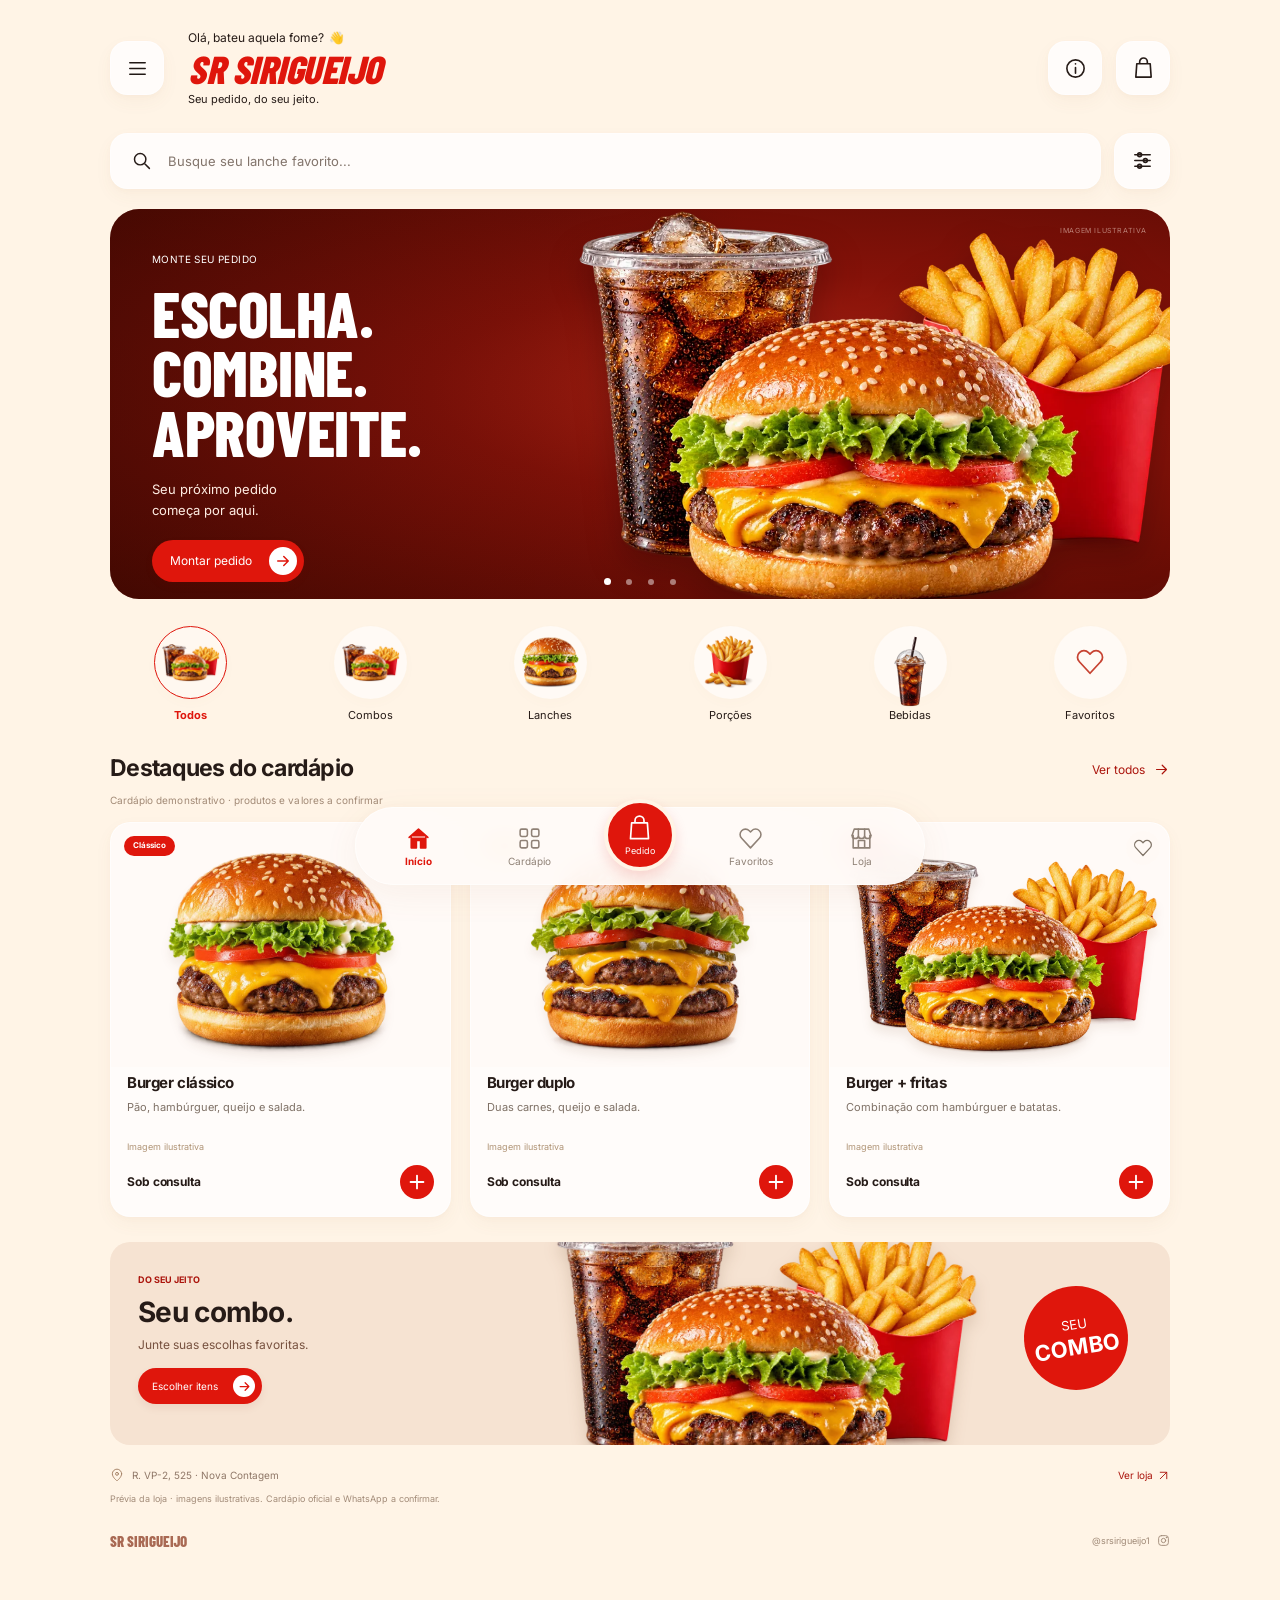
<file: index.html>
<!doctype html>
<html lang="pt-BR">
<head>
  <meta charset="utf-8">
  <meta name="viewport" content="width=device-width,initial-scale=1,viewport-fit=cover">
  <meta name="theme-color" content="#fff4e6">
  <meta name="robots" content="noindex,nofollow">
  <title>Sr Sirigueijo — Seu pedido, do seu jeito</title>
  <meta name="description" content="Escolha seus itens, monte o carrinho e confira o resumo do pedido. Prévia do catálogo Sr Sirigueijo em Nova Contagem.">
  <meta property="og:title" content="Sr Sirigueijo — Seu pedido, do seu jeito">
  <meta property="og:description" content="Catálogo com carrinho, favoritos e pedido organizado. Cardápio demonstrativo; valores a confirmar.">
  <meta property="og:type" content="website">
  <meta property="og:image" content="https://carloszw45.github.io/sr-sirigueijo/assets/hero.webp">
  <link rel="canonical" href="https://carloszw45.github.io/sr-sirigueijo/">
  <link rel="icon" href="assets/logo.jpg">
  <link rel="preload" href="assets/display.ttf" as="font" type="font/ttf" crossorigin>
  <link rel="preload" href="assets/ui-sans.woff" as="font" type="font/woff" crossorigin>
  <link rel="stylesheet" href="styles.css?v=20261014-reference-2">
  <script src="data.js?v=20261014-reference-2" defer></script>
  <script src="core.js" defer></script>
  <script src="app.js?v=20261014-reference-2" defer></script>
</head>
<body>
  <svg class="svg-defs" aria-hidden="true" xmlns="http://www.w3.org/2000/svg">
    <symbol id="i-bag" viewBox="0 0 24 24"><path d="M5 7h14l1 14H4L5 7Zm3 0V5a4 4 0 0 1 8 0v2"/></symbol>
    <symbol id="i-arrow" viewBox="0 0 24 24"><path d="M5 12h14M13 6l6 6-6 6"/></symbol>
    <symbol id="i-up-right" viewBox="0 0 24 24"><path d="M6 18 18 6M6 6h12v12"/></symbol>
    <symbol id="i-pin" viewBox="0 0 24 24"><path d="M20 10c0 6-8 12-8 12S4 16 4 10a8 8 0 1 1 16 0Z"/><circle cx="12" cy="10" r="2.5"/></symbol>
    <symbol id="i-search" viewBox="0 0 24 24"><circle cx="10.5" cy="10.5" r="6.5"/><path d="m16 16 5 5"/></symbol>
    <symbol id="i-plus" viewBox="0 0 24 24"><path d="M12 5v14M5 12h14"/></symbol>
    <symbol id="i-minus" viewBox="0 0 24 24"><path d="M5 12h14"/></symbol>
    <symbol id="i-close" viewBox="0 0 24 24"><path d="m6 6 12 12M6 18 18 6"/></symbol>
    <symbol id="i-check" viewBox="0 0 24 24"><path d="m5 12 4 4L19 6"/></symbol>
    <symbol id="i-instagram" viewBox="0 0 24 24"><rect x="3" y="3" width="18" height="18" rx="5"/><circle cx="12" cy="12" r="4"/><circle cx="17.5" cy="6.5" r=".7"/></symbol>
    <symbol id="i-whatsapp" viewBox="0 0 24 24"><path d="M21 11.5a9 9 0 0 1-13.6 7.8L3 21l1.5-4.7A9 9 0 1 1 21 11.5Z"/><path d="M8 7c-2 3 3 8 6 8l2-2-3-1-1 1-2-2 1-1-1-3H8Z"/></symbol>
    <symbol id="i-menu" viewBox="0 0 24 24"><path d="M4 6h16M4 12h16M4 18h16"/></symbol>
    <symbol id="i-filter" viewBox="0 0 24 24"><path d="M4 6h16M4 12h16M4 18h16"/><circle cx="9" cy="6" r="2"/><circle cx="15" cy="12" r="2"/><circle cx="9" cy="18" r="2"/></symbol>
    <symbol id="i-heart" viewBox="0 0 24 24"><path d="M20.5 4.5a5.1 5.1 0 0 0-7.3 0L12 5.7l-1.2-1.2a5.1 5.1 0 0 0-7.3 7.3L12 21l8.5-9.2a5.1 5.1 0 0 0 0-7.3Z"/></symbol>
    <symbol id="i-home" viewBox="0 0 24 24"><path d="m3 11 9-8 9 8M5 10v11h5v-7h4v7h5V10"/></symbol>
    <symbol id="i-grid" viewBox="0 0 24 24"><rect x="3" y="3" width="7" height="7" rx="1.5"/><rect x="14" y="3" width="7" height="7" rx="1.5"/><rect x="3" y="14" width="7" height="7" rx="1.5"/><rect x="14" y="14" width="7" height="7" rx="1.5"/></symbol>
    <symbol id="i-shop" viewBox="0 0 24 24"><path d="M3 9 5 3h14l2 6M4 9v12h16V9M9 21v-7h6v7"/><path d="M3 9c0 4 6 4 6 0 0 4 6 4 6 0 0 4 6 4 6 0M9 3v6M15 3v6"/></symbol>
    <symbol id="i-info" viewBox="0 0 24 24"><circle cx="12" cy="12" r="9"/><path d="M12 11v6M12 7v.2"/></symbol>
  </svg>
  <a class="skip-link" href="#cardapio">Ir para o cardápio</a>
  <div class="app-shell">
    <header class="app-header" id="inicio">
      <button class="soft-button menu-button" type="button" id="open-navigation" aria-label="Abrir menu"><svg class="icon" aria-hidden="true"><use href="#i-menu"/></svg></button>
      <button class="wordmark" type="button" data-view="home" aria-label="Sr Sirigueijo, início"><small>Olá, bateu aquela fome? <span>👋</span></small><strong>SR SIRIGUEIJO</strong><span>Seu pedido, do seu jeito.</span></button>
      <div class="header-actions"><button class="soft-button info-button" type="button" data-open-shop aria-label="Informações da loja"><svg class="icon" aria-hidden="true"><use href="#i-info"/></svg></button><button class="soft-button" type="button" data-open-cart aria-label="Abrir carrinho"><svg class="icon" aria-hidden="true"><use href="#i-bag"/></svg><span class="count-badge" data-cart-count hidden>0</span></button></div>
    </header>
    <main id="main-content">
      <div class="search-row"><label class="search-box"><svg class="icon" aria-hidden="true"><use href="#i-search"/></svg><span class="sr-only">Buscar no cardápio</span><input type="search" id="search" placeholder="Busque seu lanche favorito..." autocomplete="off"></label><button class="soft-button filter-button" type="button" id="toggle-filters" aria-label="Filtros do cardápio" aria-expanded="false" aria-controls="filter-panel"><svg class="icon" aria-hidden="true"><use href="#i-filter"/></svg></button></div>
      <section class="filter-panel" id="filter-panel" aria-label="Organizar o cardápio" hidden><label for="sort-order">Organizar por</label><select id="sort-order"><option value="default">Ordem do cardápio</option><option value="name">Nome: A a Z</option></select><button type="button" id="clear-filters">Limpar filtros</button></section>
      <section class="hero-banner" id="hero-banner" aria-labelledby="hero-title" data-home-only>
        <div class="hero-copy"><span class="hero-eyebrow" id="hero-eyebrow">MONTE SEU PEDIDO</span><h1 id="hero-title">ESCOLHA.<br>COMBINE.<br>APROVEITE.</h1><p id="hero-copy">Seu próximo pedido<br>começa por aqui.</p><button class="banner-button" type="button" id="hero-action">Montar pedido<span><svg class="icon" aria-hidden="true"><use href="#i-arrow"/></svg></span></button></div>
        <img class="hero-food" id="hero-food" src="assets/cutout-combo-v2.webp" alt="Hambúrguer com batatas e bebida — imagem ilustrativa" width="900" height="900" fetchpriority="high">
        <span class="hero-image-note">IMAGEM ILUSTRATIVA</span>
        <div class="banner-dots" role="group" aria-label="Banners"><button type="button" class="active" data-slide="0" aria-label="Ver banner 1" aria-pressed="true"></button><button type="button" data-slide="1" aria-label="Ver banner 2" aria-pressed="false"></button><button type="button" data-slide="2" aria-label="Ver banner 3" aria-pressed="false"></button><button type="button" data-slide="3" aria-label="Ver banner 4" aria-pressed="false"></button></div>
      </section>
      <div class="categories" role="group" aria-label="Categorias do cardápio">
        <button class="category active" type="button" data-category="Todos" aria-pressed="true"><span class="category-picture"><img src="assets/cutout-combo-v2.webp" alt="" width="72" height="72"></span><span>Todos</span></button>
        <button class="category" type="button" data-category="Combos" aria-pressed="false"><span class="category-picture"><img src="assets/cutout-combo-v2.webp" alt="" width="72" height="72"></span><span>Combos</span></button>
        <button class="category" type="button" data-category="Lanches" aria-pressed="false"><span class="category-picture"><img src="assets/cutout-burger-v2.webp" alt="" width="72" height="72"></span><span>Lanches</span></button>
        <button class="category" type="button" data-category="Porções" aria-pressed="false"><span class="category-picture"><img src="assets/cutout-fries-v2.webp" alt="" width="72" height="72"></span><span>Porções</span></button>
        <button class="category" type="button" data-category="Bebidas" aria-pressed="false"><span class="category-picture"><img src="assets/cutout-drink-v2.webp" alt="" width="72" height="72"></span><span>Bebidas</span></button>
        <button class="category" type="button" data-category="Favoritos" aria-pressed="false"><span class="category-picture category-heart"><svg class="icon" aria-hidden="true"><use href="#i-heart"/></svg></span><span>Favoritos</span></button>
      </div>
      <section class="catalog-section" id="cardapio" aria-labelledby="menu-title">
        <div class="catalog-heading"><h2 id="menu-title">Destaques do cardápio</h2><button class="see-all" id="see-all" type="button">Ver todos<svg class="icon" aria-hidden="true"><use href="#i-arrow"/></svg></button><span class="item-count" id="item-count" hidden></span></div>
        <p class="demo-note" id="demo-note">Cardápio demonstrativo · produtos e valores a confirmar</p>
        <p class="sr-only" id="results-status" aria-live="polite"></p>
        <div class="product-grid" id="product-grid"></div>
        <div class="no-results" id="no-results" hidden><svg class="icon" aria-hidden="true"><use href="#i-heart"/></svg><h3 id="empty-title">Nenhum item encontrado.</h3><p id="empty-copy">Tente outro nome ou explore as categorias.</p><button class="button button-red" id="reset-search" type="button">Explorar o cardápio<svg class="icon" aria-hidden="true"><use href="#i-arrow"/></svg></button></div>
        <noscript><p>Ative o JavaScript para usar o catálogo e o carrinho. Visite também <a href="https://www.instagram.com/srsirigueijo1/">o Instagram da loja</a>.</p></noscript>
      </section>
      <section class="combo-banner" data-home-only><div class="combo-copy"><span>DO SEU JEITO</span><h2>Seu combo.</h2><p>Junte suas escolhas favoritas.</p><button class="banner-button" type="button" id="combo-action">Escolher itens<span><svg class="icon" aria-hidden="true"><use href="#i-arrow"/></svg></span></button></div><img src="assets/cutout-combo-v2.webp" alt="Combo de lanche, fritas e bebida — imagem ilustrativa" width="650" height="650" loading="lazy"><span class="combo-stamp" aria-hidden="true">SEU<br><b>COMBO</b></span></section>
      <div class="shop-shortcut"><svg class="icon" aria-hidden="true"><use href="#i-pin"/></svg><span>R. VP-2, 525 · Nova Contagem</span><button type="button" data-open-shop>Ver loja<svg class="icon" aria-hidden="true"><use href="#i-up-right"/></svg></button></div>
      <p class="preview-notice" id="preview-notice">Prévia da loja · imagens ilustrativas. Cardápio oficial e WhatsApp a confirmar.</p>
    </main>
    <footer class="app-footer"><span>SR SIRIGUEIJO</span><a href="https://www.instagram.com/srsirigueijo1/" target="_blank" rel="noopener noreferrer">@srsirigueijo1<svg class="icon" aria-hidden="true"><use href="#i-instagram"/></svg></a></footer>
  </div>
  <nav class="bottom-nav" aria-label="Navegação principal">
    <button type="button" class="nav-item active" data-view="home" aria-current="page"><svg class="icon" aria-hidden="true"><use href="#i-home"/></svg><span>Início</span></button>
    <button type="button" class="nav-item" data-view="menu"><svg class="icon" aria-hidden="true"><use href="#i-grid"/></svg><span>Cardápio</span></button>
    <button type="button" class="nav-item nav-order" data-open-cart aria-label="Ver meu pedido"><span class="order-circle"><svg class="icon" aria-hidden="true"><use href="#i-bag"/></svg><span>Pedido</span><span class="count-badge" data-cart-count hidden>0</span></span></button>
    <button type="button" class="nav-item" data-view="favorites"><svg class="icon" aria-hidden="true"><use href="#i-heart"/></svg><span>Favoritos</span></button>
    <button type="button" class="nav-item" data-open-shop><svg class="icon" aria-hidden="true"><use href="#i-shop"/></svg><span>Loja</span></button>
  </nav>
  <div class="toast" id="toast" role="status" aria-live="polite"></div>
  <dialog class="navigation-dialog modal-pane" id="navigation-dialog" aria-labelledby="navigation-title"><div class="pane-header"><div><small>SR SIRIGUEIJO</small><h2 id="navigation-title">O que você procura?</h2></div><button class="icon-button" type="button" data-close-dialog aria-label="Fechar menu"><svg class="icon" aria-hidden="true"><use href="#i-close"/></svg></button></div><div class="navigation-links"><button type="button" data-view="home"><svg class="icon" aria-hidden="true"><use href="#i-home"/></svg>Início<svg class="icon" aria-hidden="true"><use href="#i-arrow"/></svg></button><button type="button" data-view="menu"><svg class="icon" aria-hidden="true"><use href="#i-grid"/></svg>Cardápio completo<svg class="icon" aria-hidden="true"><use href="#i-arrow"/></svg></button><button type="button" data-view="favorites"><svg class="icon" aria-hidden="true"><use href="#i-heart"/></svg>Meus favoritos<svg class="icon" aria-hidden="true"><use href="#i-arrow"/></svg></button><button type="button" data-open-cart><svg class="icon" aria-hidden="true"><use href="#i-bag"/></svg>Meu pedido<svg class="icon" aria-hidden="true"><use href="#i-arrow"/></svg></button><button type="button" data-open-shop><svg class="icon" aria-hidden="true"><use href="#i-shop"/></svg>Sobre a loja<svg class="icon" aria-hidden="true"><use href="#i-arrow"/></svg></button></div></dialog>
  <dialog class="shop-dialog modal-pane" id="shop-dialog" aria-labelledby="shop-title"><div class="pane-header"><div><small>NOVA CONTAGEM</small><h2 id="shop-title">Sr Sirigueijo</h2></div><button class="icon-button" type="button" data-close-dialog aria-label="Fechar informações da loja"><svg class="icon" aria-hidden="true"><use href="#i-close"/></svg></button></div><div class="shop-content"><img class="shop-logo" src="assets/logo.jpg" width="82" height="82" alt="Logo Sr Sirigueijo"><h3>Seu pedido, do seu jeito.</h3><div class="shop-address"><svg class="icon" aria-hidden="true"><use href="#i-pin"/></svg><p>R. VP-2, 525<br><b>Nova Contagem</b></p></div><p class="shop-info">Consulte horários, disponibilidade e atendimento diretamente com a loja.</p><a class="button button-red" href="https://www.google.com/maps/search/?api=1&query=R.%20VP-2%2C%20525%20-%20Nova%20Contagem" target="_blank" rel="noopener noreferrer">Como chegar<svg class="icon" aria-hidden="true"><use href="#i-up-right"/></svg></a><a class="button button-outline" href="https://www.instagram.com/srsirigueijo1/" target="_blank" rel="noopener noreferrer"><svg class="icon" aria-hidden="true"><use href="#i-instagram"/></svg>Consultar pelo Instagram</a></div></dialog>
  <dialog class="cart-dialog modal-pane" id="cart-dialog" aria-labelledby="cart-title">
    <div class="pane-header cart-header"><div><small>DO SEU JEITO</small><h2 id="cart-title">Meu pedido</h2></div><button class="icon-button" id="close-cart" type="button" aria-label="Fechar carrinho"><svg class="icon" aria-hidden="true"><use href="#i-close"/></svg></button></div>
    <div class="cart-scroll"><div id="cart-empty" class="cart-empty"><div class="empty-icon"><svg class="icon" aria-hidden="true"><use href="#i-bag"/></svg></div><h3>Seu pedido começa aqui.</h3><p>Adicione um item do catálogo para montar seu carrinho.</p><button class="button button-red" id="continue-shopping" type="button">Escolher meus itens<svg class="icon" aria-hidden="true"><use href="#i-arrow"/></svg></button></div>
      <div id="cart-filled" hidden><div class="cart-items" id="cart-items"></div><div class="cart-summary"><div><span>Quantidade de itens</span><b id="cart-item-total">0</b></div><div><span>Subtotal</span><b id="cart-subtotal">Sob consulta</b></div><p>Frete, disponibilidade e valor final a confirmar com a loja.</p></div>
        <form id="checkout-form"><h3>Detalhes do pedido</h3><label class="form-label" for="customer-name">Seu nome <span>*</span></label><input class="form-input" id="customer-name" name="name" placeholder="Como podemos chamar você?" autocomplete="given-name" maxlength="80" required>
          <fieldset class="fulfillment"><legend>Opção desejada <small>(a confirmar com a loja)</small></legend><label><input type="radio" name="method" value="pickup" checked><span>Retirada</span></label><label><input type="radio" name="method" value="delivery"><span>Entrega</span></label></fieldset>
          <div id="address-group" hidden><label class="form-label" for="customer-address">Endereço de entrega <span>*</span></label><textarea class="form-input" id="customer-address" name="address" placeholder="Rua, número, bairro e referência" rows="2" autocomplete="street-address" maxlength="300"></textarea></div>
          <label class="form-label" for="customer-notes">Observações <small>(opcional)</small></label><textarea class="form-input" id="customer-notes" name="notes" placeholder="Algo que a loja precisa saber?" rows="2" maxlength="500"></textarea>
          <div class="checkout-notice" id="checkout-notice"><svg class="icon" aria-hidden="true"><use href="#i-whatsapp"/></svg><p>O WhatsApp da loja ainda não foi confirmado. Nesta prévia, você pode copiar o resumo do carrinho. Nenhum pedido é enviado automaticamente.</p></div>
          <button class="button button-whatsapp" type="submit" id="send-order" disabled><svg class="icon" aria-hidden="true"><use href="#i-whatsapp"/></svg><span>WhatsApp da loja pendente</span></button><button class="button button-red copy-order" type="button" id="copy-order">Copiar resumo do pedido<svg class="icon" aria-hidden="true"><use href="#i-arrow"/></svg></button><a class="checkout-instagram" href="https://www.instagram.com/srsirigueijo1/" target="_blank" rel="noopener noreferrer">Consultar a loja pelo Instagram<svg class="icon" aria-hidden="true"><use href="#i-up-right"/></svg></a>
          <label class="form-label" for="order-preview">Resumo para conferir</label><textarea class="form-input order-preview" id="order-preview" readonly rows="7" aria-describedby="order-preview-hint"></textarea><p class="field-hint" id="order-preview-hint">Este resumo é atualizado com os itens e os dados acima.</p>
        </form>
      </div>
    </div><div class="cart-bottom"><svg class="icon" aria-hidden="true"><use href="#i-check"/></svg><span>Você revisa antes de enviar.</span></div>
  </dialog>
</body>
</html>
</file>
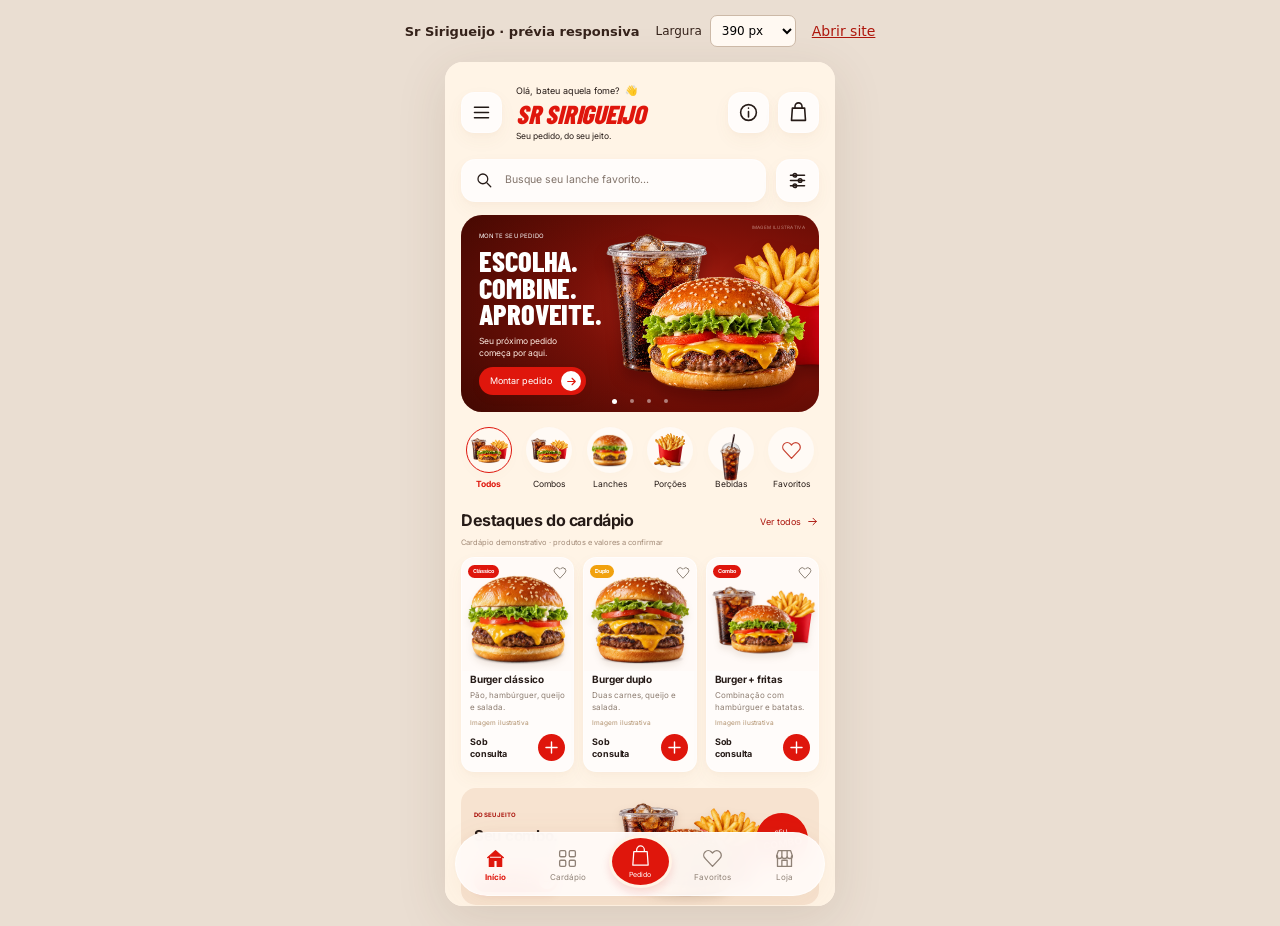
<file: preview.html>
<!doctype html>
<html lang="pt-BR">
<head>
  <meta charset="utf-8">
  <meta name="viewport" content="width=device-width,initial-scale=1">
  <meta name="robots" content="noindex,nofollow">
  <title>Sr Sirigueijo — revisão responsiva</title>
  <style>
    *{box-sizing:border-box}body{margin:0;background:#eaded2;color:#35221a;font:14px system-ui,sans-serif}header{display:flex;justify-content:center;align-items:center;gap:16px;flex-wrap:wrap;padding:15px}label{display:flex;align-items:center;gap:8px;font-size:12px}select{font:inherit;border:1px solid #ccb9a7;border-radius:7px;background:#fff9f2;padding:7px}a{color:#ae160c}iframe{display:block;width:390px;max-width:100%;height:844px;border:0;border-radius:18px;background:#fff4e6;margin:0 auto 20px;box-shadow:0 12px 50px #63422120}header>strong{font-size:13px}
  </style>
</head>
<body>
  <header><strong>Sr Sirigueijo · prévia responsiva</strong><label for="width">Largura <select id="width"><option value="320">320 px</option><option value="360">360 px</option><option value="390" selected>390 px</option><option value="430">430 px</option><option value="1024">Desktop</option></select></label><a href="./">Abrir site</a></header>
  <iframe id="mobile-preview" title="Prévia celular" src="index.html?v=20261014-reference-2"></iframe>
  <script>document.querySelector('#width').addEventListener('change',event=>{document.querySelector('#mobile-preview').style.width=event.target.value+'px';});</script>
</body>
</html>
</file>
<file: styles.css>
@font-face{font-family:Poster;src:url('assets/display.ttf') format('truetype');font-style:normal;font-weight:800;font-display:swap}
@font-face{font-family:Inter;src:url('assets/ui-sans.woff') format('woff');font-style:normal;font-weight:400 500;font-display:swap}
@font-face{font-family:Inter;src:url('assets/ui-sans-bold.woff') format('woff');font-style:normal;font-weight:600 900;font-display:swap}
:root{--cream:#fff4e6;--white:#fffcfa;--red:#df160c;--red-dark:#ab140c;--wine:#680d07;--ink:#261b17;--muted:#837368;--line:#eddfd3;--shadow:0 7px 18px #9a6c3f0c,0 2px 4px #c1a4860a;--sans:Inter,Arial,Helvetica,sans-serif;--poster:Poster,'Arial Narrow',Impact,sans-serif;color-scheme:light}
*{box-sizing:border-box}html{overflow-x:clip;scroll-behavior:smooth;scroll-padding-top:18px}body{overflow-x:clip;margin:0;background:var(--cream);color:var(--ink);font-family:var(--sans);font-size:14px;-webkit-font-smoothing:antialiased;padding-bottom:128px}body:has(dialog[open]){overflow:hidden}button,input,textarea,select{font:inherit;color:inherit}button{border:0;cursor:pointer}button:disabled{cursor:not-allowed}a{color:inherit;text-decoration:none}button,a{-webkit-tap-highlight-color:transparent}button:focus-visible,a:focus-visible,input:focus-visible,textarea:focus-visible,select:focus-visible,summary:focus-visible{outline:2px solid var(--red);outline-offset:4px}img{display:block;width:auto;max-width:100%;height:auto}[hidden]{display:none!important}::selection{background:#df160c28}.icon{width:23px;height:23px;fill:none;stroke:currentColor;stroke-width:1.7;stroke-linecap:round;stroke-linejoin:round;flex-shrink:0}.svg-defs{width:0;height:0;position:absolute}.sr-only{position:absolute!important;width:1px;height:1px;padding:0;margin:-1px;overflow:hidden;clip:rect(0,0,0,0);white-space:nowrap;border:0}.skip-link{position:fixed;top:-80px;left:15px;background:var(--red);color:#fff;z-index:100;padding:12px 18px;border-radius:8px}.skip-link:focus{top:15px}.app-shell{width:min(1060px,calc(100% - 80px));margin:0 auto}.app-header{display:flex;align-items:center;gap:24px;padding:29px 0 25px}.soft-button{position:relative;display:grid;place-items:center;width:54px;height:54px;flex-shrink:0;background:var(--white);border-radius:17px;box-shadow:var(--shadow);border:1px solid #fff9}.soft-button:hover{background:#fff}.menu-button{color:#211815}.wordmark{background:none;padding:0;border:0;text-align:left;display:flex;flex-direction:column;gap:3px}.wordmark>small{font-size:12px;line-height:1.5;color:var(--ink)}.wordmark>small>span{font-size:12px;margin-left:2px}.wordmark>strong{font-family:var(--poster);font-size:39px;line-height:.98;font-weight:800;letter-spacing:-.5px;color:var(--red);font-style:italic}.wordmark>span{font-size:11px;line-height:1.5}.header-actions{display:flex;align-items:center;gap:14px;margin-left:auto}.count-badge{position:absolute;display:grid;place-items:center;top:-5px;right:-4px;min-width:21px;height:21px;padding:0 4px;border:2px solid var(--cream);border-radius:50%;background:var(--red);color:#fff;font-size:10px;font-weight:600;line-height:1}.search-row{display:flex;align-items:center;gap:13px;margin-bottom:20px}.search-box{display:flex;align-items:center;gap:14px;flex:1;min-width:0;background:var(--white);border-radius:17px;padding:15px 20px;min-height:56px;box-shadow:var(--shadow);border:1px solid #fff8}.search-box>.icon{width:21px;height:21px}.search-box input{min-width:0;width:100%;border:0;background:transparent;color:var(--ink);outline:none;font-size:13px}.search-box input::placeholder{color:#82746b}.search-box:focus-within{box-shadow:0 0 0 1px #df160c44,var(--shadow)}.filter-button{height:56px;width:56px;border-radius:17px}.filter-button[aria-expanded=true]{background:#ffebe2;color:var(--red)}.filter-panel{display:flex;align-items:center;gap:15px;margin:-6px 0 18px;background:var(--white);padding:15px 18px;border-radius:13px;box-shadow:var(--shadow)}.filter-panel>label{font-size:12px;font-weight:600}.filter-panel>select{border:1px solid var(--line);background:#fff7ee;padding:9px;border-radius:7px;min-width:170px;font-size:12px}.filter-panel>button{margin-left:auto;background:none;font-size:11px;color:var(--red);font-weight:600}.hero-banner{position:relative;height:390px;border-radius:29px;overflow:hidden;isolation:isolate;background:radial-gradient(ellipse at 65% 46%,#b02415 0,#851209 38%,#510902 100%);color:#fff;touch-action:pan-y}.hero-banner:before{content:'';position:absolute;inset:0;background:linear-gradient(90deg,#2106004d,transparent 60%);z-index:-1}.hero-copy{position:relative;width:43%;z-index:2;padding:40px 0 36px 42px}.hero-eyebrow{font-size:10px;line-height:1.4;letter-spacing:.4px}.hero-copy h1{font-family:var(--poster);font-size:64px;line-height:.93;font-weight:800;letter-spacing:-.5px;margin:17px 0 18px;max-width:290px}.hero-copy>p{font-size:13px;line-height:1.6;margin:0 0 19px;color:#ffede3}.banner-button{display:inline-flex;align-items:center;justify-content:space-between;gap:17px;padding:7px 7px 7px 18px;border-radius:999px;background:var(--red);color:#fff;font-size:12px;font-weight:500;min-height:41px;line-height:1.3;box-shadow:0 4px 8px #840c0412}.banner-button:hover{background:#ed2418}.banner-button>span{background:#fff;color:var(--red);border-radius:50%;width:28px;height:28px;display:grid;place-items:center;flex-shrink:0}.banner-button>span>.icon{width:18px;height:18px;stroke-width:2}.hero-food{position:absolute;width:64%;height:112%;max-width:none;right:-4%;bottom:-7%;object-fit:contain;filter:drop-shadow(0 16px 16px #2004004a);z-index:1;transition:transform .23s ease}.hero-image-note{position:absolute;right:23px;top:17px;font-size:7px;letter-spacing:.6px;color:#ffe9dc86;z-index:2}.banner-dots{position:absolute;left:50%;bottom:5px;transform:translateX(-50%);display:flex;align-items:center;justify-content:center;z-index:3;gap:0}.banner-dots>button{position:relative;display:grid;place-items:center;background:transparent;width:22px;height:24px;padding:0}.banner-dots>button:after{content:'';width:6px;height:6px;background:#fff7;border-radius:50%}.banner-dots>button.active:after{background:#fff;width:7px;height:7px}.categories{display:flex;gap:22px;justify-content:space-around;align-items:flex-start;margin:24px 0 30px;overflow-x:auto;scrollbar-width:none;padding:3px 1px 1px}.categories::-webkit-scrollbar{display:none}.category{display:flex;flex-direction:column;align-items:center;gap:9px;background:transparent;padding:0;min-width:66px;flex:1;white-space:nowrap;font-size:11px;line-height:1.4}.category-picture{display:grid;place-items:center;width:73px;height:73px;border:1.5px solid transparent;border-radius:50%;background:#fffaf5;box-shadow:0 4px 11px #bc8a5c06}.category-picture>img{height:82%;width:86%;object-fit:contain}.category.active{color:var(--red);font-weight:600}.category.active>.category-picture{border-color:var(--red);background:#fff8f0}.category-heart{color:#c74231}.category-heart>.icon{width:30px;height:30px;stroke-width:1.4}.category:hover>.category-picture{background:#fff}.catalog-heading{display:flex;align-items:center;justify-content:space-between;gap:12px;margin-bottom:8px}.catalog-heading h2{font-size:23px;font-weight:700;letter-spacing:-.7px;line-height:1.3;margin:0}.see-all{display:flex;align-items:center;gap:8px;background:transparent;padding:4px 0;color:var(--red-dark);font-size:12px;font-weight:500;white-space:nowrap}.see-all>.icon{width:17px;height:17px}.item-count{color:var(--muted);font-size:11px;white-space:nowrap}.demo-note{font-size:10px;line-height:1.6;color:#a28a76;margin:0 0 14px;letter-spacing:.04px}.product-grid{display:grid;grid-template-columns:repeat(3,minmax(0,1fr));gap:19px}.product-card{min-width:0;border-radius:20px;background:var(--white);box-shadow:var(--shadow);border:1px solid #fff8;overflow:hidden;transition:transform .18s,box-shadow .18s}.product-card:hover{transform:translateY(-3px);box-shadow:0 10px 25px #b17b3f14}.product-media{position:relative;height:244px;background:#fffaf7;overflow:hidden}.product-media>img{position:absolute;inset:12px 2px 0;width:calc(100% - 4px);height:calc(100% - 12px);object-fit:contain;filter:drop-shadow(0 8px 5px #5c2a0514)}.product-badge{position:absolute;z-index:1;top:13px;left:13px;background:var(--red);color:#fff;border-radius:999px;padding:5px 9px;font-size:8px;font-weight:600;line-height:1.2;max-width:65%;white-space:nowrap;overflow:hidden;text-overflow:ellipsis}.product-badge.amber{background:#f1a10e}.favorite-button{position:absolute;top:8px;right:9px;z-index:2;display:grid;place-items:center;width:34px;height:34px;background:#fffaf6b3;border-radius:50%;color:#817568}.favorite-button>.icon{width:20px;height:20px;stroke-width:1.5}.favorite-button[aria-pressed=true]{color:var(--red)}.favorite-button[aria-pressed=true]>.icon{fill:#df160c14}.product-info{padding:0 16px 16px}.product-info h3{font-size:15px;line-height:1.4;font-weight:650;letter-spacing:-.4px;margin:5px 0 6px;min-height:21px}.product-description{font-size:11px;line-height:1.5;color:#7e7065;margin:0;min-height:34px;display:-webkit-box;-webkit-box-orient:vertical;-webkit-line-clamp:2;overflow:hidden}.product-meta{font-size:9px;line-height:1.5;color:#b09476;margin:7px 0 10px}.product-buy{display:flex;align-items:center;justify-content:space-between;gap:5px;min-height:36px}.product-price{font-size:19px;font-weight:750;line-height:1.25;letter-spacing:-.7px;min-width:0}.product-price.is-pending{font-size:12px;letter-spacing:-.1px;font-weight:600}.product-price>small{display:block;font-size:8px;font-weight:400;color:var(--muted);letter-spacing:0;line-height:1.4;margin-top:3px}.add-button{position:relative;background:var(--red);color:#fff;border-radius:50%;width:34px;height:34px;flex-shrink:0;display:grid;place-items:center;padding:0}.add-button:before{content:'';position:absolute;inset:-4px;border-radius:50%}.add-button:hover{background:#bf140a}.add-button>.icon{width:22px;height:22px;stroke-width:2}.add-button:disabled{opacity:.45}.combo-banner{position:relative;overflow:hidden;isolation:isolate;border-radius:20px;background:#f6e3d2;min-height:203px;margin-top:25px}.combo-copy{position:relative;padding:27px 0 27px 28px;z-index:2;max-width:45%}.combo-copy>span{font-size:9px;font-weight:600;line-height:1.4;color:var(--red-dark)}.combo-copy h2{font-size:28px;line-height:1.2;letter-spacing:-.7px;margin:10px 0 7px;font-weight:700}.combo-copy>p{font-size:12px;color:#77513f;line-height:1.4;margin:0 0 15px}.combo-banner>img{position:absolute;right:16%;width:45%;height:150%;max-width:none;bottom:-27%;object-fit:contain;z-index:1;filter:drop-shadow(0 8px 8px #51240026)}.combo-stamp{position:absolute;right:4%;top:22%;height:104px;width:104px;display:flex;flex-direction:column;align-items:center;justify-content:center;gap:3px;background:var(--red);color:#fff;border-radius:50%;font-size:13px;line-height:1.1;font-weight:500;transform:rotate(-9deg);z-index:1}.combo-stamp>b{font-size:22px;font-weight:700}.combo-banner .banner-button{font-size:10px;min-height:33px;padding-left:14px;gap:15px}.combo-banner .banner-button>span{height:22px;width:22px}.combo-banner .banner-button .icon{width:15px;height:15px}.shop-shortcut{display:flex;align-items:center;gap:8px;margin:23px 0 9px;color:#8f7767;font-size:10px;line-height:1.5}.shop-shortcut>.icon{width:14px;height:14px;color:#a78469}.shop-shortcut>button{display:flex;align-items:center;gap:4px;margin-left:auto;font-size:10px;color:var(--red-dark);background:none;padding:0;white-space:nowrap}.shop-shortcut>button>.icon{width:13px;height:13px}.preview-notice{font-size:9px;color:#a28b78;line-height:1.6;margin:0}.app-footer{display:flex;align-items:center;justify-content:space-between;gap:20px;color:#a08a77;padding:26px 0 3px;font-size:9px}.app-footer>span{font-family:var(--poster);font-size:15px;color:#a96953;font-weight:800}.app-footer>a{display:flex;align-items:center;gap:7px;font-size:9px}.app-footer .icon{height:13px;width:13px}.bottom-nav{position:fixed;bottom:max(15px,env(safe-area-inset-bottom));left:50%;transform:translateX(-50%);width:min(570px,calc(100% - 24px));height:78px;background:#fffaf7f5;border:1px solid #fff9;border-radius:38px;z-index:20;display:flex;justify-content:space-around;align-items:center;box-shadow:0 9px 35px #a9663913,0 -3px 15px #9e765806;backdrop-filter:blur(12px);padding:0 7px}.nav-item{display:flex;flex-direction:column;align-items:center;justify-content:center;position:relative;gap:5px;height:100%;flex:1;min-width:0;padding:8px 0;background:transparent;color:#8f8176;font-size:10px;line-height:1.1}.nav-item>.icon{height:25px;width:25px;stroke-width:1.5}.nav-item.active{color:var(--red);font-weight:650}.nav-item[data-view=home].active>.icon{fill:var(--red);stroke:var(--red)}.nav-item:hover{color:var(--red)}.nav-order{color:#fff;padding:0}.order-circle{position:relative;display:flex;flex-direction:column;align-items:center;justify-content:center;gap:4px;height:72px;width:72px;border-radius:50%;background:var(--red);color:#fff;transform:translateY(-11px);box-shadow:0 6px 13px #df160c25;border:4px solid var(--cream)}.order-circle>.icon{width:27px;height:27px;stroke-width:1.5}.order-circle>span:not(.count-badge){font-size:9px}.order-circle>.count-badge{background:#8b140b;border-color:#fff8;right:-2px;top:-2px;min-width:20px;height:20px}.toast{position:fixed;left:50%;bottom:117px;transform:translate(-50%,8px);width:max-content;max-width:calc(100% - 32px);font-size:11px;line-height:1.5;text-align:center;color:#fff;background:#35221c;padding:12px 17px;border-radius:12px;box-shadow:0 8px 24px #56200c1c;z-index:100;opacity:0;pointer-events:none;transition:opacity .18s,transform .18s}.toast.visible{opacity:1;transform:translate(-50%,0)}.button{display:inline-flex;align-items:center;justify-content:center;gap:14px;min-height:46px;padding:12px 18px;border-radius:999px;font-size:12px;font-weight:600;line-height:1.4;text-align:center}.button-red{background:var(--red);color:#fff}.button-red:hover{background:var(--red-dark)}.button-outline{background:#fff9;color:var(--red-dark);border:1px solid #e5caba}.button-whatsapp{background:var(--red);color:#fff;width:100%;gap:9px}.button-whatsapp:disabled{background:#f2e7dc;color:#998473;border:1px solid #e8d9cb}.no-results{border-radius:18px;background:var(--white);padding:40px 15px;text-align:center}.no-results>.icon{width:35px;height:35px;margin-bottom:9px;color:#c57761;stroke-width:1.1}.no-results h3{font-size:16px;line-height:1.5;margin:4px 0 8px}.no-results p{font-size:11px;line-height:1.7;color:var(--muted);margin:0 0 19px}.no-results .button{font-size:10px;min-height:39px}.modal-pane{position:fixed;inset:0 0 0 auto;margin:0;width:min(465px,100%);max-width:100%;height:100dvh;max-height:100dvh;padding:0;border:0;color:var(--ink);background:var(--cream);box-shadow:-20px 0 80px #32100026;z-index:50}.modal-pane[open]{display:flex;flex-direction:column;animation:drawer .21s ease-out}.modal-pane::backdrop{background:#32100670;backdrop-filter:blur(3px)}.pane-header{display:flex;align-items:center;justify-content:space-between;gap:15px;padding:25px 25px 23px;border-bottom:1px solid var(--line);flex-shrink:0}.pane-header small{font-size:8px;font-weight:600;letter-spacing:.9px;color:var(--red-dark)}.pane-header h2{font-size:22px;line-height:1.4;letter-spacing:-.6px;margin:5px 0 0;font-weight:700}.icon-button{display:grid;place-items:center;width:35px;height:35px;flex-shrink:0;border-radius:50%;border:1px solid #efd4c4;background:#fff8;color:var(--red-dark)}.icon-button>.icon{height:17px;width:17px}.navigation-dialog{height:auto;max-height:80dvh;inset:auto 0 0 auto;border-radius:24px 24px 0 0}.navigation-links{padding:9px 25px 26px;overflow:auto}.navigation-links>button{display:flex;align-items:center;gap:12px;width:100%;font-size:14px;background:none;padding:19px 0;text-align:left;border-bottom:1px solid var(--line)}.navigation-links>button>.icon:first-child{color:var(--red);width:20px;height:20px}.navigation-links>button>.icon:last-child{margin-left:auto;height:16px;width:16px;color:#b0917b}.navigation-links>button:last-child{border-bottom:0}.shop-content{padding:27px;overflow:auto}.shop-logo{width:82px;height:82px;border-radius:50%;margin:5px auto 20px}.shop-content h3{font-size:19px;line-height:1.5;text-align:center;margin:0 0 28px;letter-spacing:-.4px}.shop-address{display:flex;gap:13px;align-items:center;background:var(--white);border-radius:14px;padding:18px}.shop-address>.icon{color:var(--red);height:21px;width:21px}.shop-address p{margin:0;font-size:14px;line-height:1.7}.shop-info{font-size:12px;line-height:1.8;color:var(--muted);margin:21px 0}.shop-content>.button{width:100%;margin-bottom:12px}.cart-scroll{overflow:auto;overscroll-behavior:contain;flex:1;min-height:0;padding:0 25px 28px}.cart-empty{padding:67px 8px;text-align:center}.empty-icon{display:grid;place-items:center;height:71px;width:71px;border-radius:50%;background:#f8e2d0;color:var(--red);margin:0 auto 20px}.empty-icon>.icon{width:29px;height:29px;stroke-width:1.4}.cart-empty h3{font-size:19px;letter-spacing:-.4px;line-height:1.5;margin:0 0 10px}.cart-empty p{max-width:275px;margin:0 auto 22px;line-height:1.8;font-size:12px;color:var(--muted)}.cart-empty .button{font-size:11px}.cart-item{display:grid;grid-template-columns:69px minmax(0,1fr) 24px;gap:0 14px;padding:22px 0;border-bottom:1px solid var(--line)}.cart-item>img{width:69px;height:76px;object-fit:contain;background:#fffcfa;border-radius:12px}.cart-item-info{min-width:0}.cart-item-info h3{font-size:13px;line-height:1.4;margin:0 0 5px;font-weight:650}.cart-item-price{font-size:11px;color:var(--muted)}.quantity{display:flex;align-items:center;gap:3px;width:max-content;background:#fff8;border:1px solid #e9d5c5;border-radius:999px;margin-top:11px;padding:1px}.quantity>button{display:grid;place-items:center;height:29px;width:29px;border-radius:50%;background:transparent;color:var(--red)}.quantity>button:hover{background:#fff1e6}.quantity>button:disabled{opacity:.35}.quantity>button>.icon{width:13px;height:13px}.quantity>span{min-width:23px;text-align:center;font-size:11px;font-weight:600}.remove-item{height:24px;width:24px;display:grid;place-items:center;background:none;color:#b18a73;padding:0}.remove-item>.icon{height:14px;width:14px}.item-note{grid-column:2/-1;margin-top:14px;font-size:10px;color:#a3755b}.item-note>summary{width:max-content;cursor:pointer}.item-note[open]>summary{color:var(--red-dark);margin-bottom:8px}.item-note textarea{width:100%;border:1px solid #e9d5c5;background:#fffaf6;padding:9px;border-radius:10px;resize:vertical;font-size:12px;line-height:1.6}.cart-summary{padding:17px;border-radius:14px;background:var(--white);margin-top:21px;border:1px solid #fff}.cart-summary>div{display:flex;align-items:center;justify-content:space-between;gap:15px;font-size:12px;margin-bottom:13px}.cart-summary>div:first-child{color:var(--muted)}.cart-summary>div:nth-child(2){font-size:15px;margin-bottom:14px}.cart-summary>p{font-size:10px;line-height:1.7;border-top:1px solid var(--line);padding-top:12px;color:var(--muted);margin:0}#checkout-form>h3{font-size:17px;line-height:1.5;margin:26px 0 17px;letter-spacing:-.3px}.form-label{display:block;font-size:11px;font-weight:600;line-height:1.7;margin:16px 0 7px}.form-label>span{color:var(--red)}.form-label>small{font-size:10px;color:var(--muted);font-weight:400}.form-input{display:block;width:100%;background:var(--white);border:1px solid #e9d8c8;border-radius:13px;padding:12px 13px;font-size:13px;line-height:1.7;resize:vertical}.form-input:focus{border-color:#dc6e59}.form-input::placeholder{color:#af9886}.fulfillment{border:0;padding:0;margin:21px 0 18px;display:flex;gap:10px}.fulfillment legend{font-size:11px;line-height:1.8;font-weight:600;margin-bottom:10px}.fulfillment legend>small{font-size:10px;color:var(--muted);font-weight:400}.fulfillment label{flex:1;position:relative}.fulfillment input{position:absolute;opacity:0;inset:0;margin:0;width:100%;height:100%;cursor:pointer}.fulfillment span{display:block;text-align:center;border:1px solid #e9d6c5;background:var(--white);padding:11px;border-radius:999px;font-size:11px}.fulfillment input:checked+span{border-color:var(--red);background:#fff0e7;color:var(--red-dark)}.fulfillment input:focus-visible+span{outline:2px solid var(--red);outline-offset:3px}.checkout-notice{display:flex;align-items:flex-start;gap:12px;font-size:10px;line-height:1.8;color:#977d67;margin:18px 0}.checkout-notice>.icon{width:19px;height:19px;color:#b77052;margin-top:2px}.checkout-notice p{margin:0}.copy-order{width:100%;margin-top:10px}.checkout-instagram{display:flex;align-items:center;justify-content:center;gap:6px;font-size:10px;line-height:1.6;color:var(--red-dark);text-align:center;margin:18px 0 25px}.checkout-instagram>.icon{width:13px;height:13px}.order-preview{font-size:11px!important;line-height:1.7!important;color:var(--muted);min-height:142px}.field-hint{font-size:9px;line-height:1.6;color:#a18771;margin:8px 0 0}.cart-bottom{display:flex;align-items:center;justify-content:center;gap:8px;border-top:1px solid var(--line);padding:14px 22px max(14px,env(safe-area-inset-bottom));font-size:9px;color:#aa8064;flex-shrink:0;background:#fff7ed}.cart-bottom>.icon{height:13px;width:13px;color:var(--red)}
@keyframes drawer{from{transform:translateX(100%)}to{transform:translateX(0)}}
@media(max-width:850px){.app-shell{width:calc(100% - 48px)}.hero-banner{height:315px}.hero-copy{padding:29px 0 25px 31px}.hero-copy h1{font-size:51px;margin:15px 0 16px}.hero-copy>p{font-size:12px;margin-bottom:14px}.hero-eyebrow{font-size:9px}.hero-food{width:68%;right:-5%;height:109%;bottom:-5%}.categories{gap:13px;margin:20px 0 23px}.category-picture{height:64px;width:64px}.category{min-width:53px;font-size:10px}.product-grid{gap:15px}.product-media{height:199px}.product-info{padding:0 12px 14px}.product-info h3{font-size:13px;letter-spacing:-.3px}.product-description{font-size:10px;min-height:31px}.product-price{font-size:17px}.product-price.is-pending{font-size:11px}.combo-banner{min-height:169px;margin-top:22px}.combo-copy{padding:22px 0 22px 24px}.combo-copy h2{font-size:23px}.combo-copy>p{font-size:10px}.combo-stamp{height:89px;width:89px;font-size:11px;top:24%;right:3%}.combo-stamp>b{font-size:18px}}
@media(max-width:600px){body{padding-bottom:99px}.app-shell{width:calc(100% - 32px)}.app-header{padding:21px 0 16px;gap:14px}.soft-button{height:41px;width:41px;border-radius:13px}.soft-button>.icon{height:21px;width:21px;stroke-width:1.8}.wordmark{gap:3px}.wordmark>small{font-size:9px;line-height:1.5}.wordmark>small>span{font-size:10px}.wordmark>strong{font-size:26px;letter-spacing:-.25px;line-height:1}.wordmark>span{font-size:8.5px;line-height:1.5}.header-actions{gap:9px}.count-badge{min-width:17px;height:17px;right:-4px;top:-4px;font-size:8px;border-width:2px;padding:0 3px}.search-row{gap:10px;margin-bottom:13px}.search-box{border-radius:14px;min-height:43px;gap:10px;padding:11px 13px}.search-box>.icon{height:18px;width:18px}.search-box input{font-size:10.5px;line-height:1.5}.filter-button{height:43px;width:43px;border-radius:14px}.filter-button>.icon{height:21px;width:21px}.filter-panel{padding:12px;gap:9px;margin-bottom:12px;border-radius:13px}.filter-panel>label{font-size:10px}.filter-panel>select{font-size:10px;min-width:0;flex:1;padding:8px 5px}.filter-panel>button{font-size:9px;max-width:48px;text-align:right;line-height:1.4}.hero-banner{height:clamp(179px,50.7vw,286px);border-radius:21px}.hero-copy{padding:19px 0 20px 18px;width:46%}.hero-eyebrow{font-size:6.5px;line-height:1.4;letter-spacing:.2px}.hero-copy h1{font-size:clamp(26px,7.7vw,43px);line-height:.92;letter-spacing:-.1px;margin:12px 0 10px;max-width:none}.hero-copy>p{font-size:8.5px;line-height:1.5;margin:0 0 11px}.banner-button{padding:5px 5px 5px 11px;min-height:28px;font-size:9px;gap:9px;line-height:1.4}.banner-button>span{height:20px;width:20px}.banner-button>span>.icon{width:13px;height:13px;stroke-width:2}.hero-food{height:111%;width:71%;right:-8%;bottom:-5%;filter:drop-shadow(0 9px 7px #2200004f)}.hero-image-note{font-size:4.5px;top:10px;right:14px;letter-spacing:.3px}.banner-dots{bottom:1px}.banner-dots>button{height:20px;width:17px}.banner-dots>button:after{width:4px;height:4px}.banner-dots>button.active:after{width:5px;height:5px}.categories{gap:5px;margin:13px 0 17px;padding:2px 0;justify-content:space-between}.category{gap:6px;min-width:42px;font-size:8.5px;line-height:1.4}.category-picture{height:46px;width:46px;border-width:1.2px}.category-picture>img{width:90%;height:84%}.category-heart>.icon{height:21px;width:21px}.catalog-heading{margin-bottom:5px;gap:8px}.catalog-heading h2{font-size:16px;letter-spacing:-.4px;line-height:1.35}.see-all{font-size:9px;gap:5px;padding:2px 0}.see-all>.icon{height:13px;width:13px}.item-count{font-size:9px}.demo-note{font-size:7.5px;line-height:1.5;margin:0 0 9px;letter-spacing:0}.product-grid{grid-template-columns:repeat(3,minmax(0,1fr));gap:9px}.product-card{border-radius:13px}.product-card:hover{transform:none}.product-media{height:clamp(92px,29vw,165px);background:#fffaf7}.product-media>img{inset:10px 0 0;width:100%;height:calc(100% - 10px);filter:drop-shadow(0 5px 3px #5c2a0517)}.product-badge{top:7px;left:6px;font-size:5.5px;line-height:1.25;padding:3px 5px;max-width:63%;font-weight:600}.favorite-button{top:3px;right:2px;height:24px;width:24px;background:none}.favorite-button>.icon{height:14px;width:14px;stroke-width:1.5}.product-info{padding:0 8px 9px}.product-info h3{font-size:10px;line-height:1.3;letter-spacing:-.2px;margin:2px 0 4px;min-height:26px;font-weight:650;display:-webkit-box;-webkit-box-orient:vertical;-webkit-line-clamp:2;overflow:hidden}.product-description{font-size:8px;line-height:1.45;min-height:34.8px;-webkit-line-clamp:3;color:#8d7d71}.product-meta{font-size:6.5px;line-height:1.4;margin:6px 0 5px;min-height:9.1px;color:#b0906c;white-space:nowrap}.product-buy{min-height:28px;gap:3px}.product-price{font-size:13px;font-weight:750;letter-spacing:-.45px}.product-price.is-pending{font-size:9px;font-weight:650;letter-spacing:-.15px;max-width:43px;line-height:1.25}.product-price>small{font-size:6px;margin-top:2px}.add-button{height:27px;width:27px}.add-button>.icon{height:19px;width:19px;stroke-width:1.8}.add-button:before{inset:-5px}.combo-banner{border-radius:15px;min-height:106px;margin-top:16px;background:#f7e3d0}.combo-copy{padding:15px 0 13px 13px;max-width:49%}.combo-copy>span{font-size:6px;line-height:1.3}.combo-copy h2{font-size:15px;letter-spacing:-.3px;line-height:1.3;margin:6px 0 5px}.combo-copy>p{font-size:7px;line-height:1.4;margin-bottom:9px}.combo-banner .banner-button{font-size:7.5px;min-height:22px;gap:7px;padding:3px 3px 3px 9px}.combo-banner .banner-button>span{height:16px;width:16px}.combo-banner .banner-button .icon{height:11px;width:11px}.combo-banner>img{width:46%;height:155%;right:15%;bottom:-30%;filter:drop-shadow(0 4px 4px #48200021)}.combo-stamp{height:52px;width:52px;font-size:7px;gap:2px;right:3%;top:22%;line-height:1.1}.combo-stamp>b{font-size:10px}.shop-shortcut{margin-top:16px;font-size:8px;gap:5px}.shop-shortcut>.icon{height:11px;width:11px}.shop-shortcut>button{font-size:7.5px;gap:3px}.shop-shortcut>button>.icon{height:11px;width:11px}.preview-notice{font-size:7px;line-height:1.7;color:#ad927c}.app-footer{padding-top:20px;gap:10px}.app-footer>span{font-size:12px}.app-footer>a{font-size:7px;gap:5px}.app-footer>a>.icon{height:11px;width:11px}.bottom-nav{height:64px;border-radius:32px;width:calc(100% - 20px);bottom:max(10px,env(safe-area-inset-bottom));padding:0 3px}.nav-item{gap:4px;font-size:8px;line-height:1.1;padding-top:9px}.nav-item>.icon{width:21px;height:21px;stroke-width:1.5}.order-circle{height:63px;width:63px;transform:translateY(-7px);gap:3px;border-width:3px;box-shadow:0 5px 9px #d7120920}.order-circle>.icon{height:23px;width:23px;stroke-width:1.3}.order-circle>span:not(.count-badge){font-size:7px}.order-circle>.count-badge{height:17px;min-width:17px;font-size:7px;top:-3px;right:-2px}.toast{font-size:10px;bottom:90px;padding:10px 13px;border-radius:10px}.modal-pane{inset:auto 0 0;width:100%;height:93dvh;max-height:93dvh;border-radius:25px 25px 0 0}.modal-pane[open]{animation:sheet .23s ease-out}.navigation-dialog{height:auto;max-height:82dvh}.pane-header{padding:20px 20px 18px}.pane-header h2{font-size:21px}.pane-header small{font-size:7px}.cart-scroll{padding:0 20px 24px}.cart-empty{padding-top:46px}.form-input{font-size:16px}.item-note textarea{font-size:16px}.order-preview{font-size:11px!important}.shop-content{padding:22px}.shop-address p{font-size:13px}.shop-info{font-size:11px}.navigation-links{padding:5px 20px 22px}.navigation-links>button{padding-block:18px;font-size:13px}.button{font-size:11px}.cart-bottom{font-size:8px}.no-results{padding:30px 14px}.no-results h3{font-size:14px}.no-results p{font-size:10px}.no-results .button{font-size:9px}.product-grid[data-empty=true]{display:none}}
@media(max-width:365px){.app-shell{width:calc(100% - 26px)}.app-header{gap:11px}.soft-button{height:37px;width:37px;border-radius:12px}.wordmark>small{font-size:8px}.wordmark>strong{font-size:24px}.wordmark>span{font-size:7.5px}.header-actions{gap:7px}.info-button{display:none}.search-box input{font-size:10px}.hero-copy{padding-left:15px}.hero-copy h1{font-size:27px}.hero-copy>p{font-size:8px}.hero-food{right:-8%;width:72%}.category-picture{height:41px;width:41px}.category{min-width:39px;font-size:7.5px}.categories{gap:3px}.catalog-heading h2{font-size:14px}.product-grid{gap:7px}.product-info{padding-inline:6px}.product-info h3{font-size:9px;min-height:23.4px}.product-description{font-size:7.5px;min-height:32.6px}.product-meta{font-size:6px}.product-price.is-pending{font-size:8.5px;max-width:38px}.add-button{height:25px;width:25px}.product-badge{font-size:5px;left:5px}.favorite-button>.icon{height:13px;width:13px}.combo-copy h2{font-size:14px}.combo-copy>p{font-size:6.5px}.shop-shortcut{font-size:7px}.bottom-nav{width:calc(100% - 16px)}}
@keyframes sheet{from{transform:translateY(100%)}to{transform:translateY(0)}}
@media(prefers-reduced-motion:reduce){html{scroll-behavior:auto}*,*:before,*:after{animation:none!important;transition:none!important}.product-card:hover{transform:none}}
@media(max-width:600px){.hero-copy{position:absolute;left:18px;top:17px;bottom:19px;padding:0;width:43%;display:flex;flex-direction:column;align-items:flex-start}.hero-copy h1{margin:8px 0 7px;font-size:clamp(25px,7.3vw,42px);line-height:.93}.hero-copy>p{margin-bottom:8px;line-height:1.45}.hero-copy>.banner-button{margin-top:auto}.hero-copy>.hero-eyebrow{font-size:6px}.hero-food{right:-10%;width:73%}}
@media(max-width:365px){.hero-banner{min-height:183px}.hero-copy{left:15px;top:15px;bottom:16px;width:43%}.hero-copy h1{font-size:25px;line-height:.92}.hero-copy>p{font-size:7.5px}.hero-copy>.banner-button{font-size:8px;min-height:26px}}

/* Cards compactos para manter as proporções da referência no celular. */
@media(max-width:600px){.product-info h3{min-height:13px}.product-description{min-height:23.2px;-webkit-line-clamp:2}.combo-banner>img{width:43%}}
@media(max-width:365px){.product-info h3{min-height:11.7px}.product-description{min-height:21.75px}}
</file>
